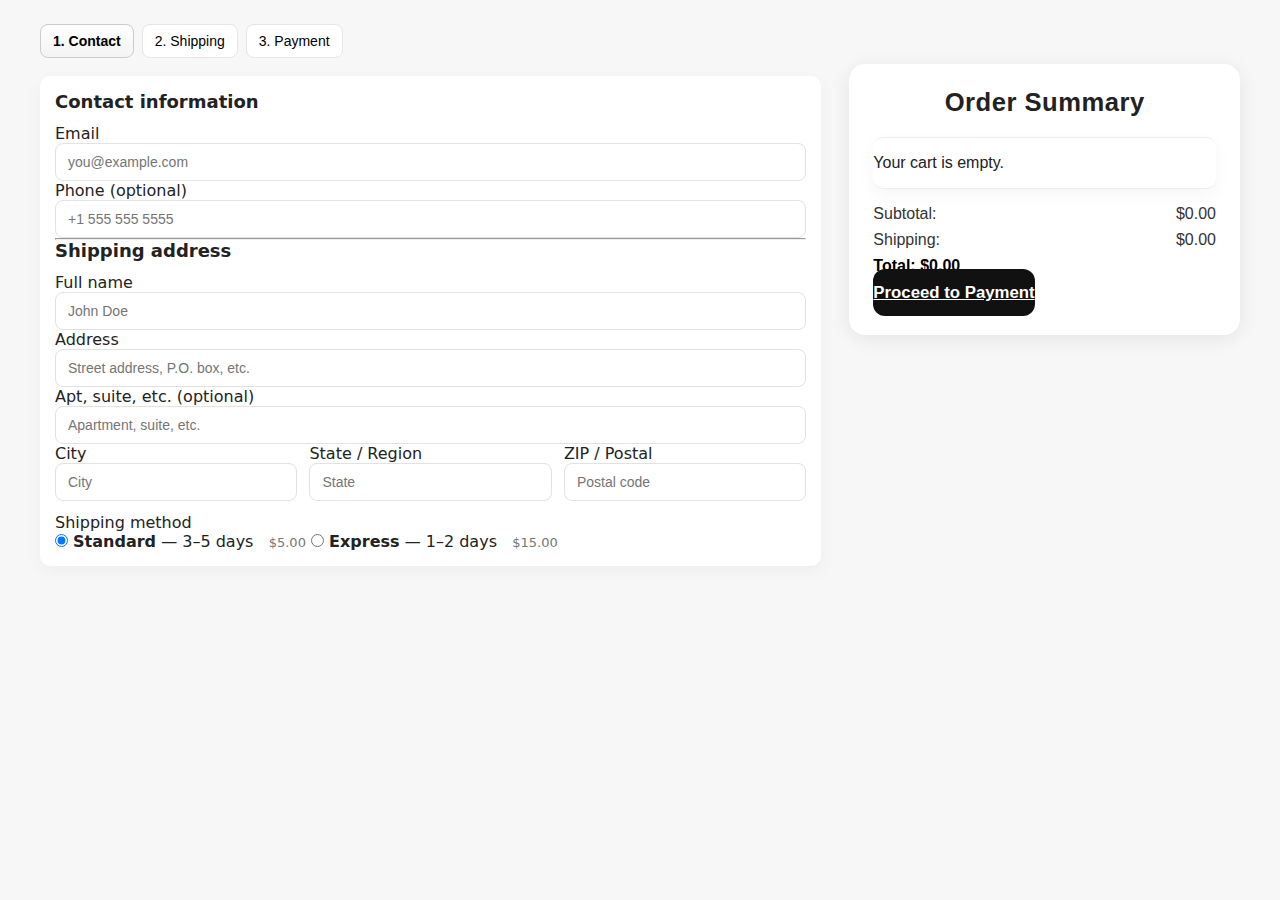
<file: checkout4.html>
<!DOCTYPE html>
<html lang="en">
<head>
  <meta charset="utf-8" />
  <meta name="viewport" content="width=device-width,initial-scale=1" />
  <title>Checkout</title>
  <link rel="stylesheet" href="./css/checkout.css" />
  <link rel="stylesheet" href="https://cdnjs.cloudflare.com/ajax/libs/font-awesome/6.5.0/css/all.min.css"/>
</head>
<body>

  <main class="checkout-container">
    <section class="checkout-form">
      <div class="checkout-steps" role="tablist" aria-label="Checkout steps">
        <button class="step active" data-step="contact">1. Contact</button>
        <button class="step" data-step="shipping">2. Shipping</button>
        <button class="step" data-step="payment">3. Payment</button>
      </div>
      <form id="checkout-form" class="form-panel" autocomplete="on">
        <h2>Contact information</h2>
        <div class="form-row">
          <label for="email">Email</label>
          <input id="email" name="email" type="email" placeholder="you@example.com" required />
        </div>
        <div class="form-row">
          <label for="phone">Phone (optional)</label>
          <input id="phone" name="phone" type="tel" placeholder="+1 555 555 5555" />
        </div>
        <hr>
        <h2>Shipping address</h2>
        <div class="form-row">
          <label for="fullName">Full name</label>
          <input id="fullName" name="fullName" type="text" placeholder="John Doe" required />
        </div>

        <div class="form-row">
          <label for="address1">Address</label>
          <input id="address1" name="address1" type="text" placeholder="Street address, P.O. box, etc." required />
        </div>
        <div class="form-row">
          <label for="address2">Apt, suite, etc. (optional)</label>
          <input id="address2" name="address2" type="text" placeholder="Apartment, suite, etc."/>
        </div>
        <div class="form-grid-3">
          <div class="form-row">
            <label for="city">City</label>
            <input id="city" name="city" type="text" placeholder="City" required />
          </div>
          <div class="form-row">
            <label for="state">State / Region</label>
            <input id="state" name="state" type="text" placeholder="State" required />
          </div>
          <div class="form-row">
            <label for="zip">ZIP / Postal</label>
            <input id="zip" name="zip" type="text" placeholder="Postal code" required />
          </div>
        </div>
        <!-- Shipping method (radio) -->
        <div class="form-row">
          <label>Shipping method</label>
          <div class="shipping-options">
            <label class="radio">
              <input type="radio" name="shippingMethod" value="standard" checked />
              <span class="radio-label"><strong>Standard</strong> — 3–5 days &nbsp; <span class="muted">$5.00</span></span>
            </label>
            <label class="radio">
              <input type="radio" name="shippingMethod" value="express" />
              <span class="radio-label"><strong>Express</strong> — 1–2 days &nbsp; <span class="muted">$15.00</span></span>
            </label>
          </div>
        </div>
      </form>
    </section>
    <section class="checkout-summary">
      <h2>Order Summary</h2>
      <div class="order-summary"></div>
      <div class="summary-totals">
        <p>Subtotal: <span class="subtotal">$0.00</span></p>
        <p>Shipping: <span class="shipping">$5.00</span></p>
        <p><strong>Total: <span class="total">$0.00</span></strong></p>
      </div>
      <!-- /< class="checkout-btn">Proceed to Payment</button> -->
      <!-- <a href=payment.html>Proceed to Payment<a/> -->
        <a href="payment.html" class="checkout-btn">Proceed to Payment</a>

      <p id="formWarning" style="color: red; font-size: 0.9rem; margin-top: 8px;"></p>

    </section>
  </main>
  <script src="./javascript/checkout4.js"></script>
</body>
</html>
</file>
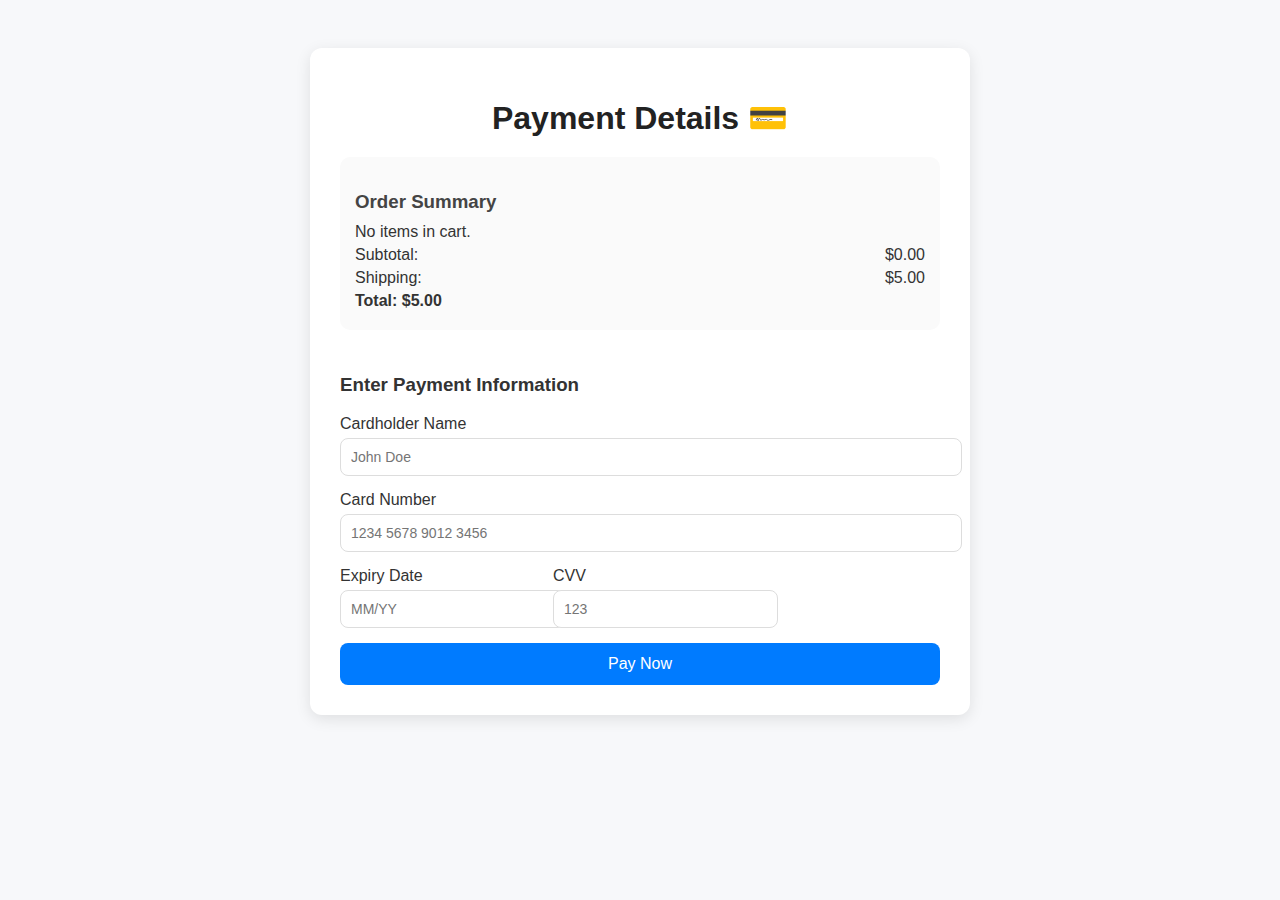
<file: payment.html>
<!DOCTYPE html>
<html lang="en">
<head>
  <meta charset="UTF-8" />
  <meta name="viewport" content="width=device-width, initial-scale=1.0" />
  <title>Payment</title>
  <link rel="stylesheet" href="./css/payment.css" />
</head>
<body>

  <main class="payment-container">
    <h1>Payment Details 💳</h1>

    <div class="payment-summary">
      <h3>Order Summary</h3>
      <div id="payment-order-summary"></div>
      <p>Subtotal: <span class="subtotal">$0.00</span></p>
      <p>Shipping: <span class="shipping">$5.00</span></p>
      <p><strong>Total: <span class="total">$0.00</span></strong></p>
    </div>

    <form class="payment-form" id="paymentForm">
      <h3>Enter Payment Information</h3>

      <div class="form-group">
        <label>Cardholder Name</label>
        <input type="text" id="cardName" placeholder="John Doe" required />
      </div>

      <div class="form-group">
        <label>Card Number</label>
        <input type="text" id="cardNumber" maxlength="16" placeholder="1234 5678 9012 3456" required />
      </div>

      <div class="form-row">
        <div class="form-group">
          <label>Expiry Date</label>
          <input type="text" id="expiryDate" maxlength="5" placeholder="MM/YY" required />
        </div>
        <div class="form-group">
          <label>CVV</label>
          <input type="text" id="cvv" maxlength="3" placeholder="123" required />
        </div>
      </div>

      <button type="submit" class="btn-pay">Pay Now</button>
    </form>
  </main>

  <script src="./javascript/payment.js"></script>
</body>
</html>
</file>
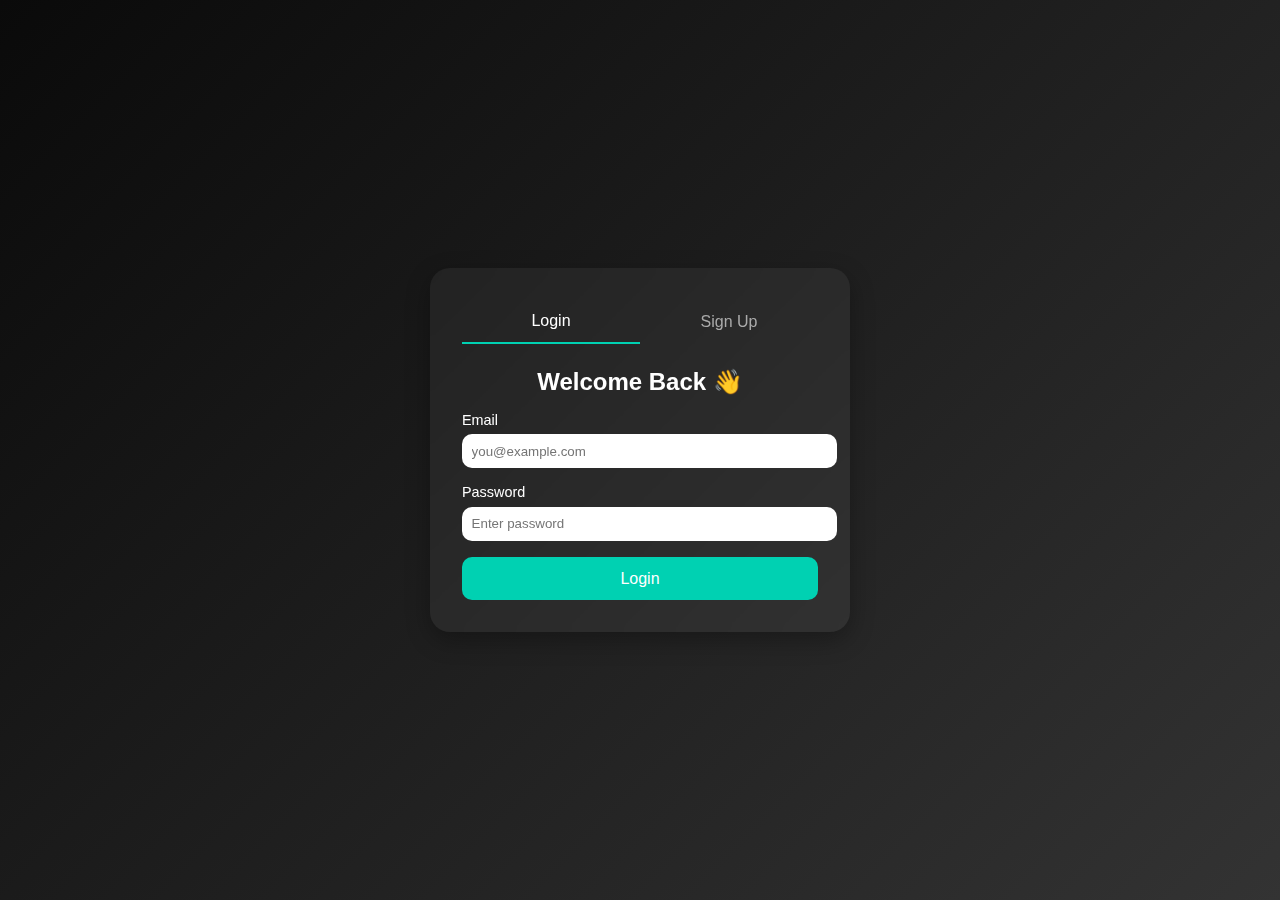
<file: signin.html>
<!DOCTYPE html>
<html lang="en">
<head>
  <meta charset="UTF-8">
  <meta name="viewport" content="width=device-width, initial-scale=1.0">
  <title>Login / Signup</title>
  <link rel="stylesheet" href="./css/login.css">
</head>
<body>

  <div class="auth-container">
    <div class="auth-box">
      <div class="tabs">
        <button class="tab-btn active" id="login-tab">Login</button>
        <button class="tab-btn" id="signup-tab">Sign Up</button>
      </div>

      <!-- LOGIN FORM -->
      <form id="login-form" class="form active">
        <h2>Welcome Back 👋</h2>
        <div class="form-group">
          <label>Email</label>
          <input type="email" id="login-email" placeholder="you@example.com" required>
        </div>
        <div class="form-group">
          <label>Password</label>
          <input type="password" id="login-password" placeholder="Enter password" required>
        </div>
        <button type="submit" class="btn">Login</button>
      </form>

      <!-- SIGNUP FORM -->
      <form id="signup-form" class="form">
        <h2>Create Account 📝</h2>
        <div class="form-group">
          <label>Full Name</label>
          <input type="text" id="signup-name" placeholder="John Doe" required>
        </div>
        <div class="form-group">
          <label>Email</label>
          <input type="email" id="signup-email" placeholder="you@example.com" required>
        </div>
        <div class="form-group">
          <label>Password</label>
          <input type="password" id="signup-password" placeholder="Create password" required>
        </div>
        <button type="submit" class="btn">Sign Up</button>
      </form>
    </div>
  </div>

  <script src="./javascript/login.js"></script>
</body>
</html>
</file>
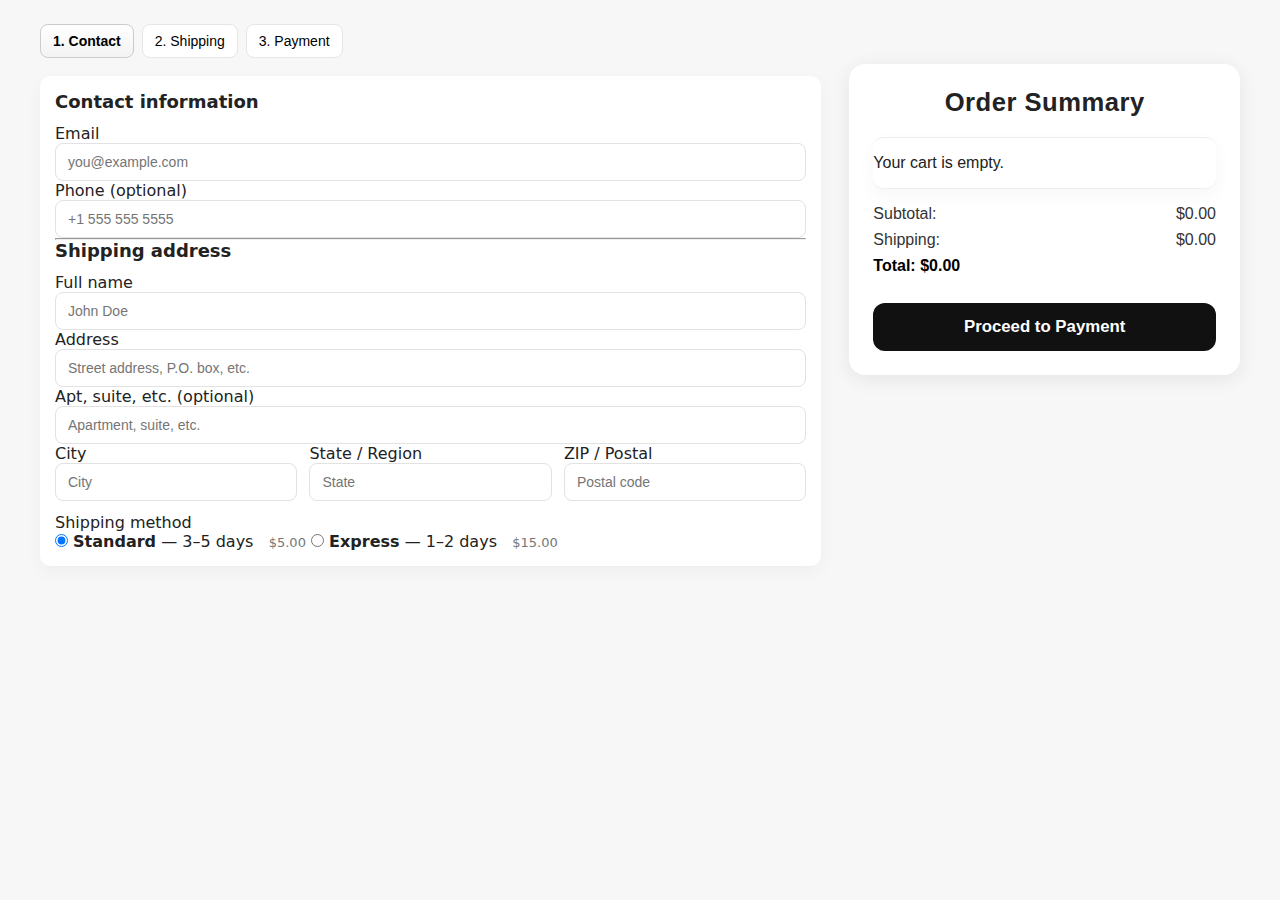
<file: Niit E-Commerce Project/HTML/checkout4.html>
<!DOCTYPE html>
<html lang="en">
<head>
  <meta charset="utf-8" />
  <meta name="viewport" content="width=device-width,initial-scale=1" />
  <title>Checkout</title>
  <link rel="stylesheet" href="../CSS/checkout.css" />
  <link rel="stylesheet" href="https://cdnjs.cloudflare.com/ajax/libs/font-awesome/6.5.0/css/all.min.css"/>
</head>
<body>

  <main class="checkout-container">
    <section class="checkout-form">
      <div class="checkout-steps" role="tablist" aria-label="Checkout steps">
        <button class="step active" data-step="contact">1. Contact</button>
        <button class="step" data-step="shipping">2. Shipping</button>
        <button class="step" data-step="payment">3. Payment</button>
      </div>
      <form id="checkout-form" class="form-panel" autocomplete="on">
        <h2>Contact information</h2>
        <div class="form-row">
          <label for="email">Email</label>
          <input id="email" name="email" type="email" placeholder="you@example.com" required />
        </div>
        <div class="form-row">
          <label for="phone">Phone (optional)</label>
          <input id="phone" name="phone" type="tel" placeholder="+1 555 555 5555" />
        </div>
        <hr>
        <h2>Shipping address</h2>
        <div class="form-row">
          <label for="fullName">Full name</label>
          <input id="fullName" name="fullName" type="text" placeholder="John Doe" required />
        </div>

        <div class="form-row">
          <label for="address1">Address</label>
          <input id="address1" name="address1" type="text" placeholder="Street address, P.O. box, etc." required />
        </div>
        <div class="form-row">
          <label for="address2">Apt, suite, etc. (optional)</label>
          <input id="address2" name="address2" type="text" placeholder="Apartment, suite, etc."/>
        </div>
        <div class="form-grid-3">
          <div class="form-row">
            <label for="city">City</label>
            <input id="city" name="city" type="text" placeholder="City" required />
          </div>
          <div class="form-row">
            <label for="state">State / Region</label>
            <input id="state" name="state" type="text" placeholder="State" required />
          </div>
          <div class="form-row">
            <label for="zip">ZIP / Postal</label>
            <input id="zip" name="zip" type="text" placeholder="Postal code" required />
          </div>
        </div>
        <!-- Shipping method (radio) -->
        <div class="form-row">
          <label>Shipping method</label>
          <div class="shipping-options">
            <label class="radio">
              <input type="radio" name="shippingMethod" value="standard" checked />
              <span class="radio-label"><strong>Standard</strong> — 3–5 days &nbsp; <span class="muted">$5.00</span></span>
            </label>
            <label class="radio">
              <input type="radio" name="shippingMethod" value="express" />
              <span class="radio-label"><strong>Express</strong> — 1–2 days &nbsp; <span class="muted">$15.00</span></span>
            </label>
          </div>
        </div>
      </form>
    </section>
    <section class="checkout-summary">
      <h2>Order Summary</h2>
      <div class="order-summary"></div>
      <div class="summary-totals">
        <p>Subtotal: <span class="subtotal">$0.00</span></p>
        <p>Shipping: <span class="shipping">$5.00</span></p>
        <p><strong>Total: <span class="total">$0.00</span></strong></p>
      </div>
      <button class="checkout-btn">Proceed to Payment</button>
    </section>
  </main>
  <script src="../javascript/checkout4.js"></script>
</body>
</html>
</file>
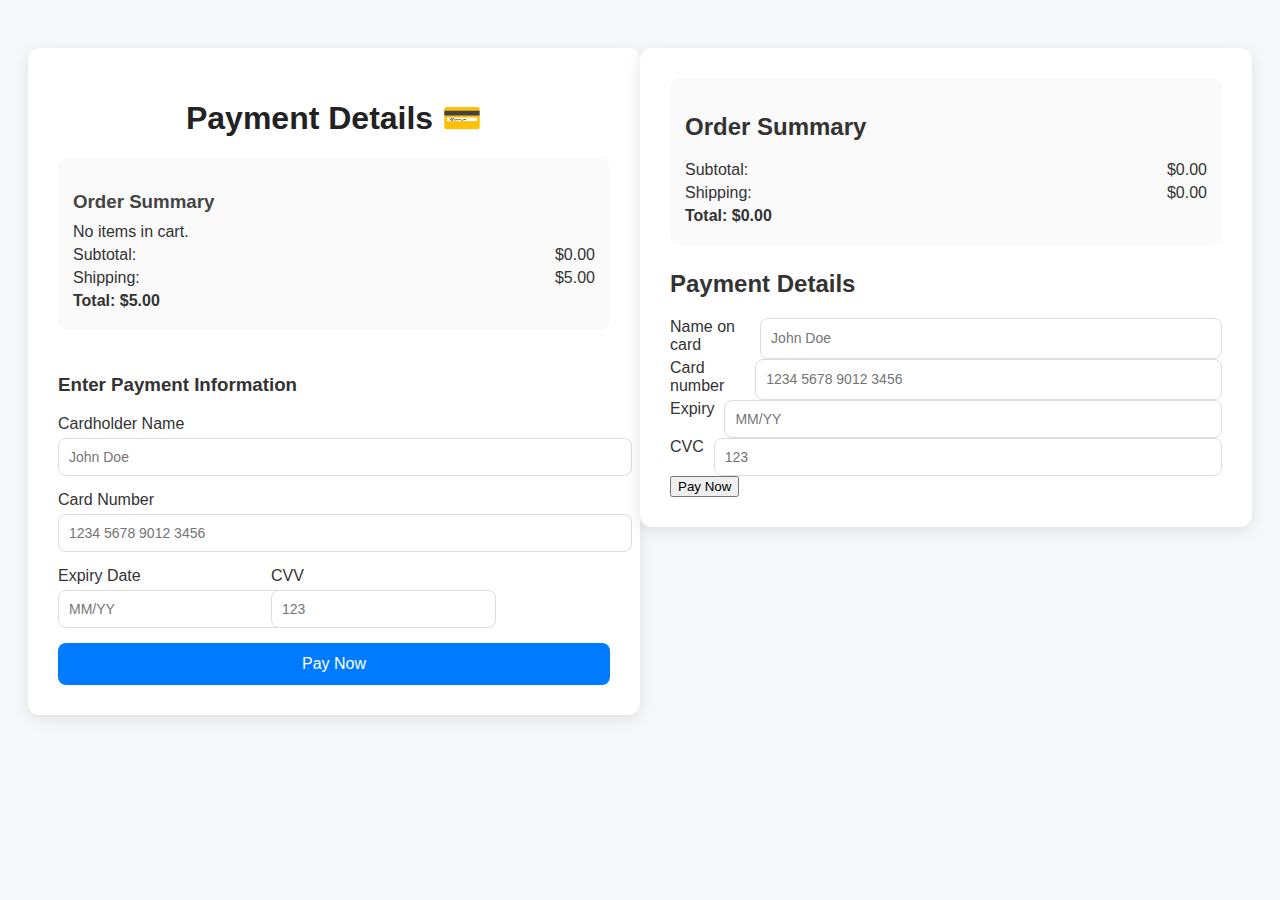
<file: Niit E-Commerce Project/HTML/payment.html>
<!DOCTYPE html>
<html lang="en">
<head>
  <meta charset="UTF-8" />
  <meta name="viewport" content="width=device-width, initial-scale=1.0" />
  <title>Payment</title>
  <link rel="stylesheet" href="../CSS/payment.css" />
</head>
<body>

  <main class="payment-container">
    <h1>Payment Details 💳</h1>

    <div class="payment-summary">
      <h3>Order Summary</h3>
      <div id="payment-order-summary"></div>
      <p>Subtotal: <span class="subtotal">$0.00</span></p>
      <p>Shipping: <span class="shipping">$5.00</span></p>
      <p><strong>Total: <span class="total">$0.00</span></strong></p>
    </div>

    <form class="payment-form" id="paymentForm">
      <h3>Enter Payment Information</h3>

      <div class="form-group">
        <label>Cardholder Name</label>
        <input type="text" id="cardName" placeholder="John Doe" required />
      </div>

      <div class="form-group">
        <label>Card Number</label>
        <input type="text" id="cardNumber" maxlength="16" placeholder="1234 5678 9012 3456" required />
      </div>

      <div class="form-row">
        <div class="form-group">
          <label>Expiry Date</label>
          <input type="text" id="expiryDate" maxlength="5" placeholder="MM/YY" required />
        </div>
        <div class="form-group">
          <label>CVV</label>
          <input type="text" id="cvv" maxlength="3" placeholder="123" required />
        </div>
      </div>

      <button type="submit" class="btn-pay">Pay Now</button>
    </form>
  </main>

  <script src="../javascript/payment.js"></script>
</body>
</html>










<!DOCTYPE html>
<html lang="en">
<head>
  <meta charset="utf-8" />
  <meta name="viewport" content="width=device-width,initial-scale=1" />
  <title>Payment</title>
  <link rel="stylesheet" href="../CSS/payment.css" />
  <link rel="stylesheet" href="https://cdnjs.cloudflare.com/ajax/libs/font-awesome/6.5.0/css/all.min.css"/>
</head>
<body>
  <main class="payment-container">
    <section class="payment-summary">
      <h2>Order Summary</h2>
      <div class="order-items"></div>
      <div class="summary-totals">
        <p>Subtotal: <span class="subtotal">$0.00</span></p>
        <p>Shipping: <span class="shipping">$0.00</span></p>
        <p><strong>Total: <span class="total">$0.00</span></strong></p>
      </div>
    </section>
    <section class="payment-details">
      <h2>Payment Details</h2>
      <div class="customer-info"></div>
      <form id="payment-form">
        <div class="form-row">
          <label for="cardName">Name on card</label>
          <input id="cardName" type="text" placeholder="John Doe" required />
        </div>
        <div class="form-row">
          <label for="cardNumber">Card number</label>
          <input id="cardNumber" type="text" maxlength="19" placeholder="1234 5678 9012 3456" required />
        </div>
        <div class="form-grid-2">
          <div class="form-row">
            <label for="expiry">Expiry</label>
            <input id="expiry" type="text" maxlength="5" placeholder="MM/YY" required />
          </div>
          <div class="form-row">
            <label for="cvc">CVC</label>
            <input id="cvc" type="text" maxlength="3" placeholder="123" required />
          </div>
        </div>
        <button type="submit" class="pay-btn">Pay Now</button>
      </form>
    </section>
  </main>
  <script src="../javascript/payment.js"></script>
</body>
</html>
</file>
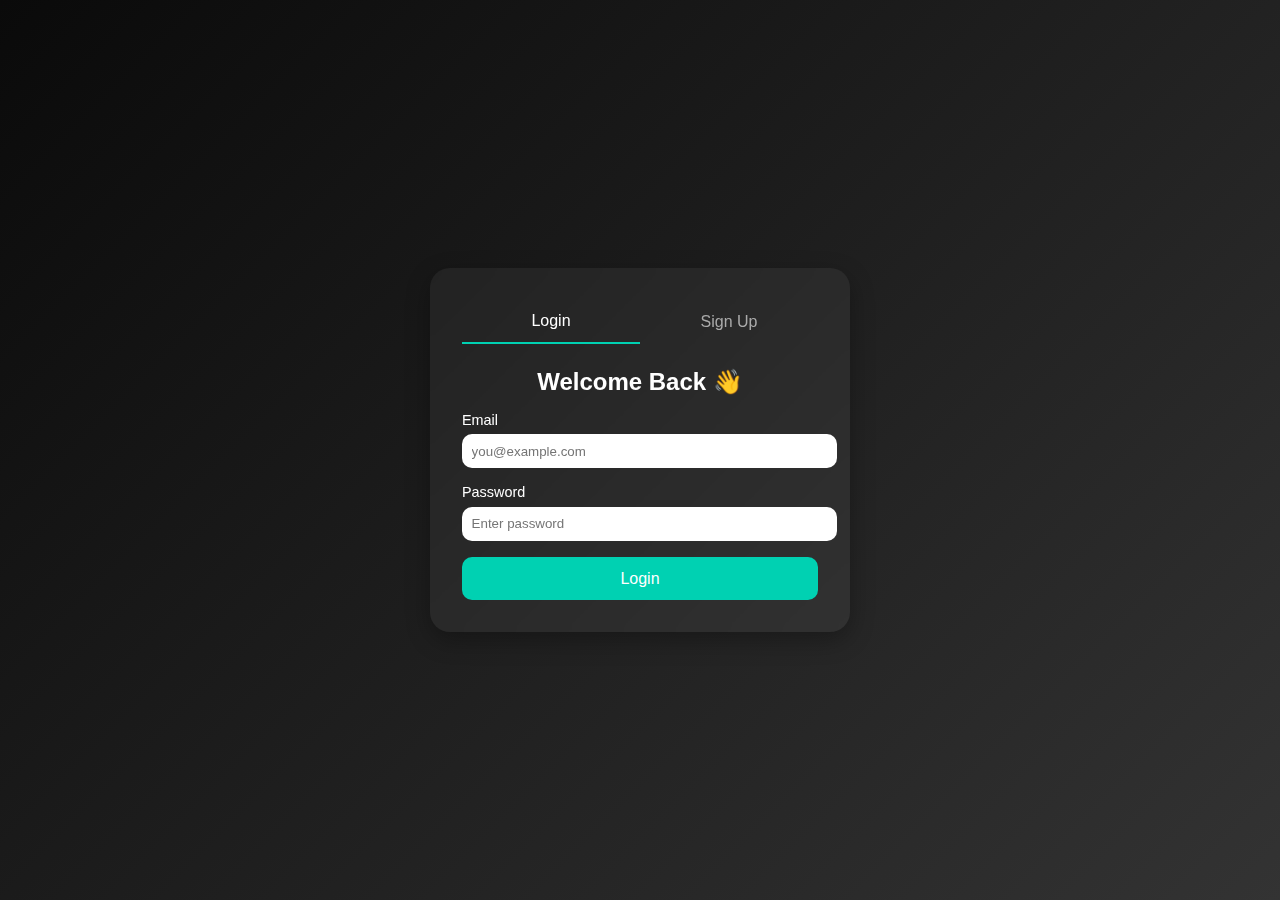
<file: Niit E-Commerce Project/HTML/signin.html>
<!DOCTYPE html>
<html lang="en">
<head>
  <meta charset="UTF-8">
  <meta name="viewport" content="width=device-width, initial-scale=1.0">
  <title>Login / Signup</title>
  <link rel="stylesheet" href="../CSS/login.css">
</head>
<body>

  <div class="auth-container">
    <div class="auth-box">
      <div class="tabs">
        <button class="tab-btn active" id="login-tab">Login</button>
        <button class="tab-btn" id="signup-tab">Sign Up</button>
      </div>

      <!-- LOGIN FORM -->
      <form id="login-form" class="form active">
        <h2>Welcome Back 👋</h2>
        <div class="form-group">
          <label>Email</label>
          <input type="email" id="login-email" placeholder="you@example.com" required>
        </div>
        <div class="form-group">
          <label>Password</label>
          <input type="password" id="login-password" placeholder="Enter password" required>
        </div>
        <button type="submit" class="btn">Login</button>
      </form>

      <!-- SIGNUP FORM -->
      <form id="signup-form" class="form">
        <h2>Create Account 📝</h2>
        <div class="form-group">
          <label>Full Name</label>
          <input type="text" id="signup-name" placeholder="John Doe" required>
        </div>
        <div class="form-group">
          <label>Email</label>
          <input type="email" id="signup-email" placeholder="you@example.com" required>
        </div>
        <div class="form-group">
          <label>Password</label>
          <input type="password" id="signup-password" placeholder="Create password" required>
        </div>
        <button type="submit" class="btn">Sign Up</button>
      </form>
    </div>
  </div>

  <script src="../javascript/login.js"></script>
</body>
</html>
</file>
<file: css/payment.css>
body {
  font-family: "Poppins", sans-serif;
  background-color: #f7f8fa;
  color: #333;
  display: flex;
  justify-content: center;
  align-items: flex-start;
  padding: 40px 20px;
}

.payment-container {
  background: #fff;
  border-radius: 12px;
  box-shadow: 0 4px 15px rgba(0, 0, 0, 0.1);
  padding: 30px;
  max-width: 600px;
  width: 100%;
}

h1 {
  text-align: center;
  color: #222;
  margin-bottom: 20px;
}

.payment-summary {
  background: #fafafa;
  border-radius: 10px;
  padding: 15px;
  margin-bottom: 25px;
}

.payment-summary h3 {
  margin-bottom: 10px;
  color: #444;
}

.payment-summary p {
  display: flex;
  justify-content: space-between;
  font-size: 16px;
  margin: 5px 0;
}

.payment-form {
  display: flex;
  flex-direction: column;
}

.form-group {
  margin-bottom: 15px;
}

.form-row {
  display: flex;
  gap: 10px;
}

label {
  display: block;
  margin-bottom: 5px;
  font-weight: 500;
}

input {
  width: 100%;
  padding: 10px;
  border: 1px solid #ddd;
  border-radius: 8px;
  font-size: 14px;
}

input:focus {
  border-color: #007bff;
  outline: none;
}

.btn-pay {
  background: #007bff;
  color: #fff;
  font-size: 16px;
  border: none;
  padding: 12px;
  border-radius: 8px;
  cursor: pointer;
  transition: background 0.3s ease;
}

/* Payment toast */
.payment-toast {
  position: fixed;
  right: 20px;
  bottom: 24px;
  min-width: 260px;
  max-width: calc(100% - 40px);
  background: linear-gradient(180deg,#0f1724,#111827);
  color: #fff;
  padding: 14px 16px;
  border-radius: 10px;
  box-shadow: 0 8px 24px rgba(2,6,23,0.6);
  font-size: 14px;
  display: flex;
  gap: 10px;
  align-items: center;
  transform: translateY(12px);
  opacity: 0;
  pointer-events: none;
  transition: transform .28s ease, opacity .28s ease;
  z-index: 9999;
}
.payment-toast.show {
  transform: translateY(0);
  opacity: 1;
  pointer-events: auto;
}
.payment-toast .pt-icon {
  width: 36px;
  height: 36px;
  border-radius: 50%;
  background: #10b981; /* green */
  color: #051018;
  display: inline-flex;
  align-items: center;
  justify-content: center;
  font-weight: 700;
}
.payment-toast .pt-content { flex: 1; line-height: 1.1; }
.payment-toast .pt-title { font-weight: 700; margin-bottom: 2px; }
.payment-toast .pt-sub { font-size: 13px; color: rgba(255,255,255,0.85); }


.btn-pay:hover {
  background: #0056b3;
}

/* ✅ Responsive */
@media (max-width: 600px) {
  .payment-container {
    padding: 20px;
  }

  .form-row {
    flex-direction: column;
  }
}
</file>
<file: css/login.css>
body {
  font-family: "Poppins", sans-serif;
  background: linear-gradient(135deg, #0a0a0a, #333);
  color: #fff;
  display: flex;
  justify-content: center;
  align-items: center;
  height: 100vh;
  margin: 0;
}

.auth-container {
  width: 100%;
  max-width: 420px;
  padding: 1rem;
}

.auth-box {
  background: rgba(255, 255, 255, 0.05);
  border-radius: 20px;
  box-shadow: 0 8px 25px rgba(0,0,0,0.3);
  padding: 2rem;
  backdrop-filter: blur(10px);
}

.tabs {
  display: flex;
  justify-content: space-around;
  margin-bottom: 1.5rem;
}

.tab-btn {
  flex: 1;
  background: none;
  border: none;
  color: #aaa;
  font-size: 1rem;
  padding: 0.75rem;
  cursor: pointer;
  transition: 0.3s;
}

.tab-btn.active {
  color: #fff;
  border-bottom: 2px solid #00d1b2;
}

.form {
  display: none;
}

.form.active {
  display: block;
}

h2 {
  text-align: center;
  margin-bottom: 1rem;
}

.form-group {
  margin-bottom: 1rem;
}

.form-group label {
  font-size: 0.9rem;
  display: block;
  margin-bottom: 0.4rem;
}

.form-group input {
  width: 100%;
  padding: 0.6rem;
  border-radius: 10px;
  border: none;
  outline: none;
}

.btn {
  width: 100%;
  padding: 0.8rem;
  background: #00d1b2;
  color: #fff;
  border: none;
  border-radius: 10px;
  font-size: 1rem;
  cursor: pointer;
  transition: 0.3s;
}

.btn:hover {
  background: #00b09b;
}

/* ✅ Responsive */
@media (max-width: 480px) {
  .auth-box {
    padding: 1.5rem;
  }
  h2 {
    font-size: 1.2rem;
  }
}
</file>
<file: Niit E-Commerce Project/CSS/payment.css>
body {
  font-family: "Poppins", sans-serif;
  background-color: #f7f8fa;
  color: #333;
  display: flex;
  justify-content: center;
  align-items: flex-start;
  padding: 40px 20px;
}

.payment-container {
  background: #fff;
  border-radius: 12px;
  box-shadow: 0 4px 15px rgba(0, 0, 0, 0.1);
  padding: 30px;
  max-width: 600px;
  width: 100%;
}

h1 {
  text-align: center;
  color: #222;
  margin-bottom: 20px;
}

.payment-summary {
  background: #fafafa;
  border-radius: 10px;
  padding: 15px;
  margin-bottom: 25px;
}

.payment-summary h3 {
  margin-bottom: 10px;
  color: #444;
}

.payment-summary p {
  display: flex;
  justify-content: space-between;
  font-size: 16px;
  margin: 5px 0;
}

.payment-form {
  display: flex;
  flex-direction: column;
}

.form-group {
  margin-bottom: 15px;
}

.form-row {
  display: flex;
  gap: 10px;
}

label {
  display: block;
  margin-bottom: 5px;
  font-weight: 500;
}

input {
  width: 100%;
  padding: 10px;
  border: 1px solid #ddd;
  border-radius: 8px;
  font-size: 14px;
}

input:focus {
  border-color: #007bff;
  outline: none;
}

.btn-pay {
  background: #007bff;
  color: #fff;
  font-size: 16px;
  border: none;
  padding: 12px;
  border-radius: 8px;
  cursor: pointer;
  transition: background 0.3s ease;
}

.btn-pay:hover {
  background: #0056b3;
}

/* ✅ Responsive */
@media (max-width: 600px) {
  .payment-container {
    padding: 20px;
  }

  .form-row {
    flex-direction: column;
  }
}
</file>
<file: Niit E-Commerce Project/CSS/login.css>
body {
  font-family: "Poppins", sans-serif;
  background: linear-gradient(135deg, #0a0a0a, #333);
  color: #fff;
  display: flex;
  justify-content: center;
  align-items: center;
  height: 100vh;
  margin: 0;
}

.auth-container {
  width: 100%;
  max-width: 420px;
  padding: 1rem;
}

.auth-box {
  background: rgba(255, 255, 255, 0.05);
  border-radius: 20px;
  box-shadow: 0 8px 25px rgba(0,0,0,0.3);
  padding: 2rem;
  backdrop-filter: blur(10px);
}

.tabs {
  display: flex;
  justify-content: space-around;
  margin-bottom: 1.5rem;
}

.tab-btn {
  flex: 1;
  background: none;
  border: none;
  color: #aaa;
  font-size: 1rem;
  padding: 0.75rem;
  cursor: pointer;
  transition: 0.3s;
}

.tab-btn.active {
  color: #fff;
  border-bottom: 2px solid #00d1b2;
}

.form {
  display: none;
}

.form.active {
  display: block;
}

h2 {
  text-align: center;
  margin-bottom: 1rem;
}

.form-group {
  margin-bottom: 1rem;
}

.form-group label {
  font-size: 0.9rem;
  display: block;
  margin-bottom: 0.4rem;
}

.form-group input {
  width: 100%;
  padding: 0.6rem;
  border-radius: 10px;
  border: none;
  outline: none;
}

.btn {
  width: 100%;
  padding: 0.8rem;
  background: #00d1b2;
  color: #fff;
  border: none;
  border-radius: 10px;
  font-size: 1rem;
  cursor: pointer;
  transition: 0.3s;
}

.btn:hover {
  background: #00b09b;
}

/* ✅ Responsive */
@media (max-width: 480px) {
  .auth-box {
    padding: 1.5rem;
  }
  h2 {
    font-size: 1.2rem;
  }
}
</file>
<file: css/checkout.css>
/* Basic reset */
* { box-sizing: border-box; margin: 0; padding: 0; }
:root{
  --bg:#f7f7f7;
  --card:#ffffff;
  --muted:#767676;
  --accent:#222222;
  --primary:#111;
  --radius:10px;
  --gap:20px;
  --max:1200px;
}

body {
  background: var(--bg);
  font-family: "Inter", system-ui, -apple-system, "Segoe UI", Roboto, "Helvetica Neue", Arial;
  color: var(--accent);
  padding: 24px;
}

/* layout */
.checkout-container{
  max-width: var(--max);
  margin: 0 auto;
  display: grid;
  grid-template-columns: 2fr 1fr;
  gap: 28px;
  align-items: start;
}

/* LEFT — form */
.checkout-form .checkout-steps{
  display:flex;
  gap:8px;
  margin-bottom: 18px;
}
.checkout-steps .step{
  padding:8px 12px;
  border-radius: 8px;
  background: #fff;
  border: 1px solid #e6e6e6;
  cursor: pointer;
  font-size: 14px;
}
.checkout-steps .step.active{
  background: linear-gradient(180deg,#fff 0,#f3f3f3 100%);
  border: 1px solid #ccc;
  font-weight: 600;
}

/* form panel */
.checkout-form .form-panel{
  background: var(--card);
  border-radius: var(--radius);
  padding: 15px;
  box-shadow: 0 6px 18px rgba(19,19,19,0.04);
}

.form-panel h2{
  font-size: 18px;
  margin-bottom: 12px;
  color: var(--accent);
}

.form-row input[type="text"],
.form-row input[type="email"],
.form-row input[type="tel"],
.form-row select{
  width:100%;
  padding:10px 12px;
  border-radius:8px;
  border:1px solid #e2e2e2;
  font-size: 14px;
  background: #fff;
}

/* small grid for city/state/zip */
.form-grid-3{
  display:grid;
  grid-template-columns: 1fr 1fr 1fr;
  gap: 12px;
  margin-bottom:12px;
}

/* actions */
.form-actions{ display:flex; justify-content:flex-end; margin-top:10px; }
.btn-primary{
  background: var(--primary);
  color: #fff;
  border: none;
  padding: 11px 16px;
  border-radius: 8px;
  cursor: pointer;
  font-weight:600;
}


/* RIGHT — order summary */
.order-summary{
  background: var(--card);
  padding: 18px;
  border-radius: var(--radius);
  box-shadow: 0 6px 18px rgba(19,19,19,0.04);
  position: sticky;
  top: 24px; 
}

.btn-primary.full{ width:100%; }

/* small helpers */
.muted{ color:var(--muted); font-size:13px; }

/* responsive */
@media (max-width: 980px){
  .checkout-container{ grid-template-columns: 1fr; padding: 20px; }
  .order-summary{ position: relative; top: auto; margin-top: 20px; }
  .form-grid-3{ grid-template-columns: 1fr 1fr; }
}
@media (max-width: 480px){
  .form-grid-3{ grid-template-columns: 1fr; }
  .cart-thumb{ width:60px; height:60px; }
  .checkout-steps .step{ font-size:12px; padding:6px 8px; }
}



























































.checkout-summary {
  background: #fff;
  border-radius: 16px;
  box-shadow: 0 4px 20px rgba(0, 0, 0, 0.08);
  padding: 24px;
  max-width: 400px;
  width: 100%;
  margin: 40px auto;
  font-family: "Poppins", sans-serif;
  transition: all 0.3s ease;
}

.checkout-summary:hover {
  transform: translateY(-2px);
  box-shadow: 0 6px 24px rgba(0, 0, 0, 0.1);
}

.checkout-summary h2 {
  text-align: center;
  font-size: 1.6rem;
  margin-bottom: 20px;
  color: #222;
  font-weight: 600;
  letter-spacing: 0.5px;
}

/* Order items container */
.order-summary {
  border-top: 1px solid #eee;
  border-bottom: 1px solid #eee;
  padding: 16px 0;
  margin-bottom: 16px;
}

/* Example for individual items (JS will inject these) */
.order-summary .item {
  display: flex;
  justify-content: space-between;
  align-items: center;
  padding: 8px 0;
}

.order-summary .item-name {
  font-size: 0.95rem;
  color: #444;
}

.order-summary .item-price {
  font-weight: 600;
  color: #111;
}

/* Totals section */
.summary-totals p {
  display: flex;
  justify-content: space-between;
  font-size: 1rem;
  margin: 8px 0;
  color: #333;
}

.summary-totals p strong {
  font-weight: 700;
  color: #000;
}

/* Checkout button */
.checkout-btn {
  width: 100%;
  padding: 14px 0;
  margin-top: 20px;
  background: #111;
  color: #fff;
  font-size: 1.05rem;
  border: none;
  border-radius: 12px;
  cursor: pointer;
  font-weight: 600;
  transition: all 0.3s ease;
}

.checkout-btn:hover {
  background: #333;
  transform: scale(1.02);
}

/* Responsive */
@media (max-width: 600px) {
  .checkout-summary {
    padding: 18px;
    margin: 20px auto;
  }

  .checkout-summary h2 {
    font-size: 1.3rem;
  }
}
</file>
<file: Niit E-Commerce Project/CSS/checkout.css>
/* Basic reset */
* { box-sizing: border-box; margin: 0; padding: 0; }
:root{
  --bg:#f7f7f7;
  --card:#ffffff;
  --muted:#767676;
  --accent:#222222;
  --primary:#111;
  --radius:10px;
  --gap:20px;
  --max:1200px;
}

body {
  background: var(--bg);
  font-family: "Inter", system-ui, -apple-system, "Segoe UI", Roboto, "Helvetica Neue", Arial;
  color: var(--accent);
  padding: 24px;
}

/* layout */
.checkout-container{
  max-width: var(--max);
  margin: 0 auto;
  display: grid;
  grid-template-columns: 2fr 1fr;
  gap: 28px;
  align-items: start;
}

/* LEFT — form */
.checkout-form .checkout-steps{
  display:flex;
  gap:8px;
  margin-bottom: 18px;
}
.checkout-steps .step{
  padding:8px 12px;
  border-radius: 8px;
  background: #fff;
  border: 1px solid #e6e6e6;
  cursor: pointer;
  font-size: 14px;
}
.checkout-steps .step.active{
  background: linear-gradient(180deg,#fff 0,#f3f3f3 100%);
  border: 1px solid #ccc;
  font-weight: 600;
}

/* form panel */
.checkout-form .form-panel{
  background: var(--card);
  border-radius: var(--radius);
  padding: 15px;
  box-shadow: 0 6px 18px rgba(19,19,19,0.04);
}

.form-panel h2{
  font-size: 18px;
  margin-bottom: 12px;
  color: var(--accent);
}

.form-row input[type="text"],
.form-row input[type="email"],
.form-row input[type="tel"],
.form-row select{
  width:100%;
  padding:10px 12px;
  border-radius:8px;
  border:1px solid #e2e2e2;
  font-size: 14px;
  background: #fff;
}

/* small grid for city/state/zip */
.form-grid-3{
  display:grid;
  grid-template-columns: 1fr 1fr 1fr;
  gap: 12px;
  margin-bottom:12px;
}

/* actions */
.form-actions{ display:flex; justify-content:flex-end; margin-top:10px; }
.btn-primary{
  background: var(--primary);
  color: #fff;
  border: none;
  padding: 11px 16px;
  border-radius: 8px;
  cursor: pointer;
  font-weight:600;
}


/* RIGHT — order summary */
.order-summary{
  background: var(--card);
  padding: 18px;
  border-radius: var(--radius);
  box-shadow: 0 6px 18px rgba(19,19,19,0.04);
  position: sticky;
  top: 24px; 
}

.btn-primary.full{ width:100%; }

/* small helpers */
.muted{ color:var(--muted); font-size:13px; }

/* responsive */
@media (max-width: 980px){
  .checkout-container{ grid-template-columns: 1fr; padding: 20px; }
  .order-summary{ position: relative; top: auto; margin-top: 20px; }
  .form-grid-3{ grid-template-columns: 1fr 1fr; }
}
@media (max-width: 480px){
  .form-grid-3{ grid-template-columns: 1fr; }
  .cart-thumb{ width:60px; height:60px; }
  .checkout-steps .step{ font-size:12px; padding:6px 8px; }
}



























































.checkout-summary {
  background: #fff;
  border-radius: 16px;
  box-shadow: 0 4px 20px rgba(0, 0, 0, 0.08);
  padding: 24px;
  max-width: 400px;
  width: 100%;
  margin: 40px auto;
  font-family: "Poppins", sans-serif;
  transition: all 0.3s ease;
}

.checkout-summary:hover {
  transform: translateY(-2px);
  box-shadow: 0 6px 24px rgba(0, 0, 0, 0.1);
}

.checkout-summary h2 {
  text-align: center;
  font-size: 1.6rem;
  margin-bottom: 20px;
  color: #222;
  font-weight: 600;
  letter-spacing: 0.5px;
}

/* Order items container */
.order-summary {
  border-top: 1px solid #eee;
  border-bottom: 1px solid #eee;
  padding: 16px 0;
  margin-bottom: 16px;
}

/* Example for individual items (JS will inject these) */
.order-summary .item {
  display: flex;
  justify-content: space-between;
  align-items: center;
  padding: 8px 0;
}

.order-summary .item-name {
  font-size: 0.95rem;
  color: #444;
}

.order-summary .item-price {
  font-weight: 600;
  color: #111;
}

/* Totals section */
.summary-totals p {
  display: flex;
  justify-content: space-between;
  font-size: 1rem;
  margin: 8px 0;
  color: #333;
}

.summary-totals p strong {
  font-weight: 700;
  color: #000;
}

/* Checkout button */
.checkout-btn {
  width: 100%;
  padding: 14px 0;
  margin-top: 20px;
  background: #111;
  color: #fff;
  font-size: 1.05rem;
  border: none;
  border-radius: 12px;
  cursor: pointer;
  font-weight: 600;
  transition: all 0.3s ease;
}

.checkout-btn:hover {
  background: #333;
  transform: scale(1.02);
}

/* Responsive */
@media (max-width: 600px) {
  .checkout-summary {
    padding: 18px;
    margin: 20px auto;
  }

  .checkout-summary h2 {
    font-size: 1.3rem;
  }
}
</file>
